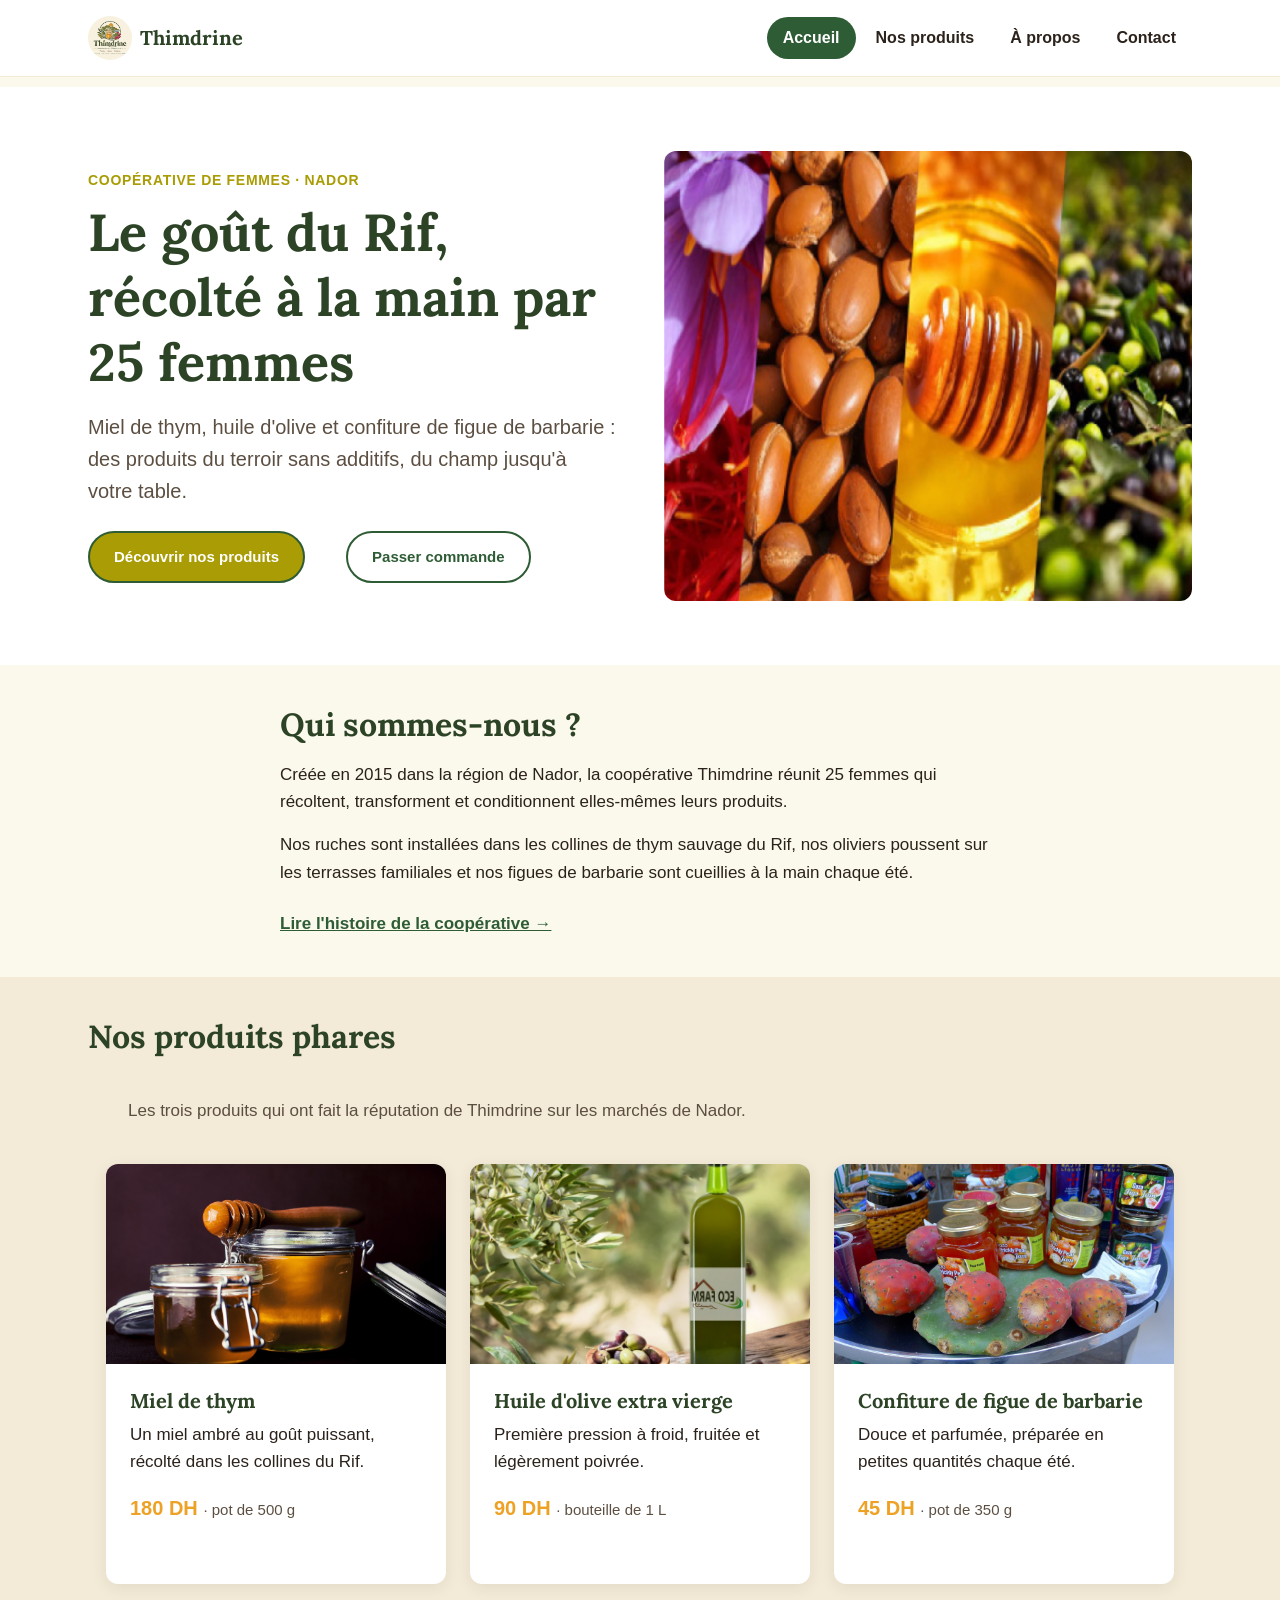
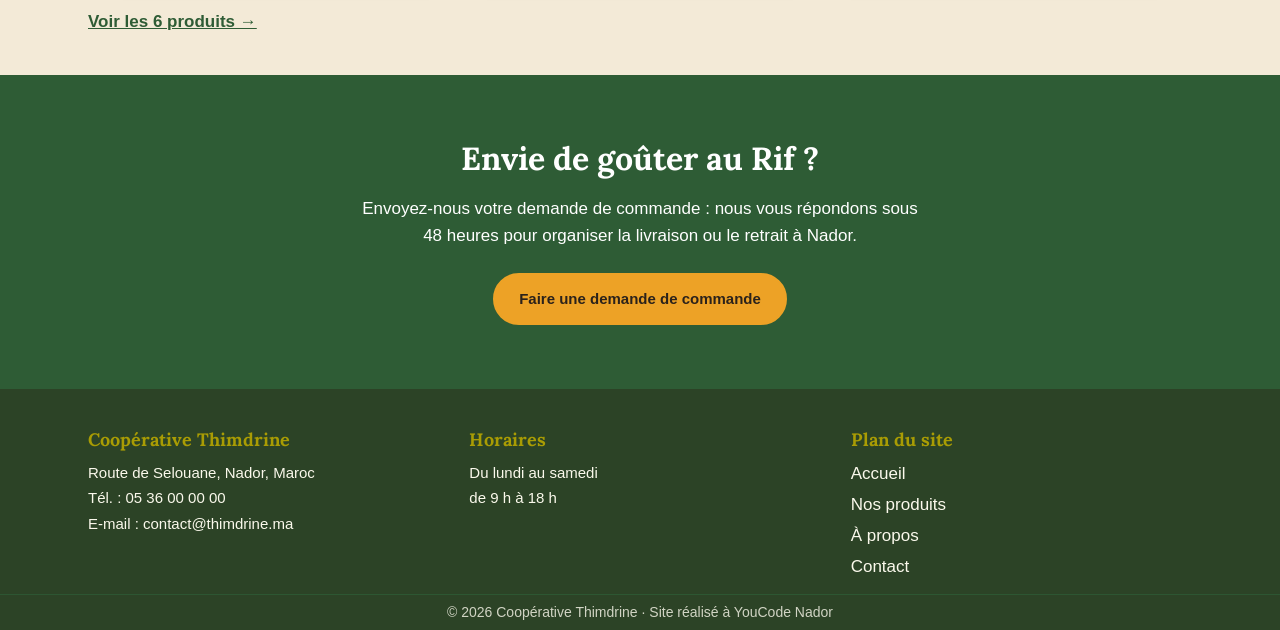
<file: index.html>
<!DOCTYPE html>
<html lang="fr">
<head>
  <meta charset="UTF-8">
  <meta name="viewport" content="width=device-width, initial-scale=1">
  <meta name="description" content="Thimdrine, coopérative de 25 femmes de Nador : miel de thym, huile d'olive et confiture de figue de barbarie du Rif.">
  <title>Accueil | Thimdrine</title>
<link rel="preconnect" href="https://fonts.googleapis.com">
<link rel="preconnect" href="https://fonts.gstatic.com" crossorigin>
<link href="https://fonts.googleapis.com/css2?family=Lora:wght@400;500;600;700&display=swap" rel="stylesheet">
  <link rel="stylesheet" href="style.css">
</head>
<body>

  <!-- En-tête : le même sur toutes les pages -->
  <header class="entete">
    <div class="conteneur entete-contenu">
      <a class="logo" href="index.html">
        <img src="images/logo.jpeg" alt="">
        Thimdrine
      </a>
      <nav class="menu">
        <a class="actif" href="index.html">Accueil</a>
        <a href="produits.html">Nos produits</a>
        <a href="apropos.html">À propos</a>
        <a href="contact.html">Contact</a>
      </nav>
    </div>
  </header>
    
  <main>

    <!-- Bandeau d'accroche -->
    <section class="hero">
      <div class="conteneur hero-contenu">
        <div class="hero-texte">
          <p class="surtitre">Coopérative de femmes · Nador</p>
          <h1>Le goût du Rif, récolté à la main par 25 femmes</h1>
          <p class="accroche">Miel de thym, huile d'olive et confiture de figue de barbarie : des produits du terroir sans additifs, du champ jusqu'à votre table.</p>
          <div class="boutons">
            <a class="bouton" href="produits.html">Découvrir nos produits</a>
            <a class="bouton bouton-contour" href="contact.html">Passer commande</a>
          </div>
        </div>
        <img class="hero-image" src="images/hero.png" alt="">
      </div>
    </section>
  </body>

  <!-- Présentation -->
    <section class="section">
      <div class="conteneur presentation">
        <h2>Qui sommes-nous ?</h2>
        <p>Créée en 2015 dans la région de Nador, la coopérative Thimdrine réunit 25 femmes qui récoltent, transforment et conditionnent elles-mêmes leurs produits.</p>
        <p>Nos ruches sont installées dans les collines de thym sauvage du Rif, nos oliviers poussent sur les terrasses familiales et nos figues de barbarie sont cueillies à la main chaque été.</p>
        <a class="lien" href="a-propos.html">Lire l'histoire de la coopérative →</a>
      </div>
    </section>
    
    <!-- Produits phares -->
    <section class="section section-sable">
      <div class="conteneur">
        <h2>Nos produits phares</h2>
        <p class="intro">Les trois produits qui ont fait la réputation de Thimdrine sur les marchés de Nador.</p>

        <div class="cartes">
          <article class="carte">
            <img src="images/hanny.jpg" alt="Pot de miel de thym">
            <div class="carte-texte">
              <h3>Miel de thym</h3>
              <p>Un miel ambré au goût puissant, récolté dans les collines du Rif.</p>
              <p class="prix">180 DH <span>· pot de 500 g</span></p>
            </div>
          </article>

          <article class="carte">
            <img src="images/huile d'olive.png" alt="Bouteille d'huile d'olive">
            <div class="carte-texte">
              <h3>Huile d'olive extra vierge</h3>
              <p>Première pression à froid, fruitée et légèrement poivrée.</p>
              <p class="prix">90 DH <span>· bouteille de 1 L</span></p>
            </div>
          </article>

          <article class="carte">
            <img src="images/confiture.jpg" alt="Pot de confiture de figue de barbarie">
            <div class="carte-texte">
              <h3>Confiture de figue de barbarie</h3>
              <p>Douce et parfumée, préparée en petites quantités chaque été.</p>
              <p class="prix">45 DH <span>· pot de 350 g</span></p>
            </div>
          </article>
        </div>

        <a class="lien" href="produits.html">Voir les 6 produits →</a>
      </div>
    </section>
    
   <!-- Appel à l'action -->
    <section class="appel">
      <div class="conteneur">
        <h2>Envie de goûter au Rif ?</h2>
        <p>Envoyez-nous votre demande de commande : nous vous répondons sous 48 heures pour organiser la livraison ou le retrait à Nador.</p>
        <a class="bouton bouton-miel" href="contact.html">Faire une demande de commande</a>
      </div>
    </section>

  </main>

  <!-- Pied de page : le même sur toutes les pages -->
  <footer class="pied">
    <div class="conteneur pied-colonnes">
      <div>
        <h2>Coopérative Thimdrine</h2>
        <address>
          Route de Selouane, Nador, Maroc<br>
          Tél. : <a href="tel:+212536000000">05 36 00 00 00</a><br>
          E-mail : <a href="mailto:contact@thimdrine.ma">contact@thimdrine.ma</a>
        </address>
      </div>
      <div>
        <h2>Horaires</h2>
        <p>Du lundi au samedi<br>de 9 h à 18 h</p>
      </div>
      <div>
        <h2>Plan du site</h2>
        <ul>
          <li><a href="index.html">Accueil</a></li>
          <li><a href="produits.html">Nos produits</a></li>
          <li><a href="a-propos.html">À propos</a></li>
          <li><a href="contact.html">Contact</a></li>
        </ul>
      </div>
    </div>
    <p class="copyright">© 2026 Coopérative Thimdrine · Site réalisé à YouCode Nador</p>
  </footer>

</body>
</html>
</file>
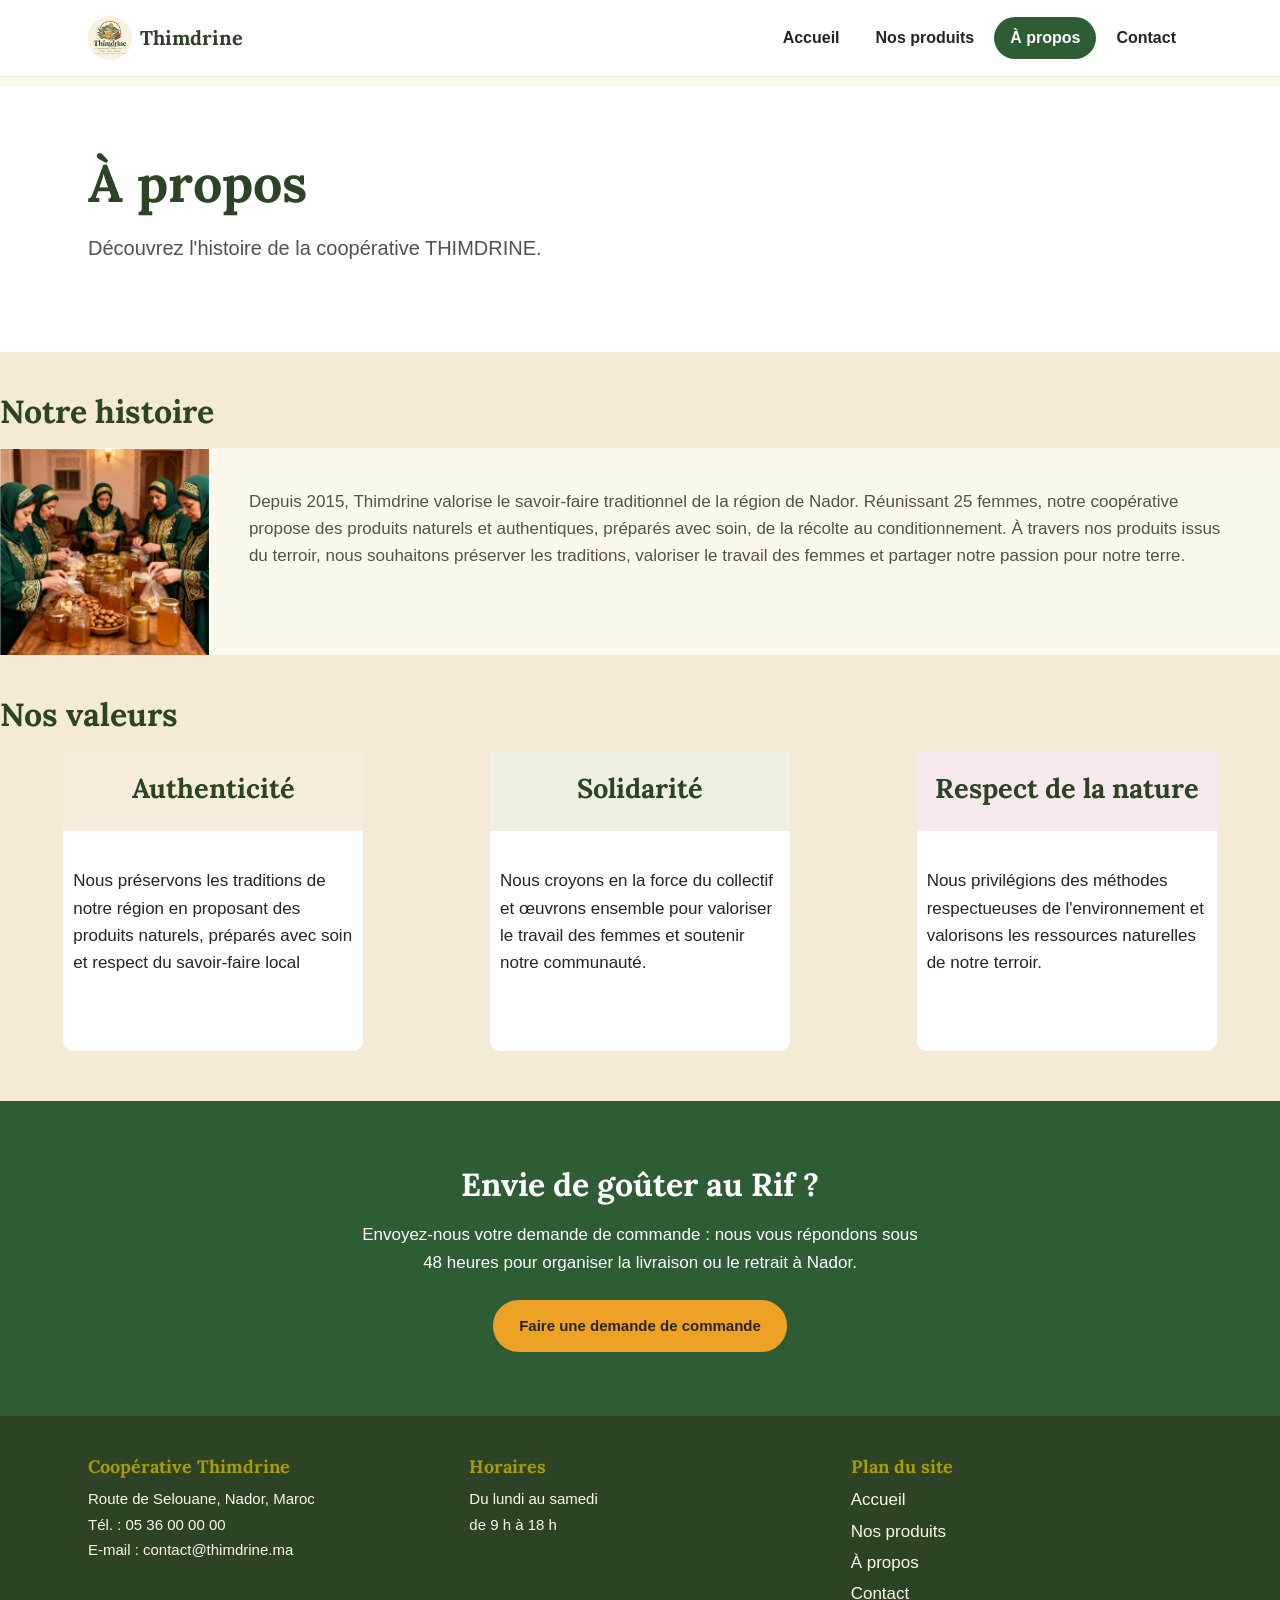
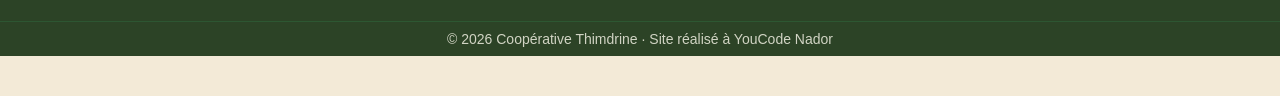
<file: apropos.html>
<!DOCTYPE html>
<html lang="fr">

<head>
    <meta charset="UTF-8">
    <meta name="viewport" content="width=device-width, initial-scale=1">
    <meta name="description"
        content="Thimdrine, coopérative de 25 femmes de Nador : miel de thym, huile d'olive et confiture de figue de barbarie du Rif.">
    <title>Accueil | Thimdrine</title>
    <link rel="icon" href="images/logo.jpeg">
   <link rel="preconnect" href="https://fonts.googleapis.com">
<link rel="preconnect" href="https://fonts.gstatic.com" crossorigin>
<link href="https://fonts.googleapis.com/css2?family=Lora:wght@400;500;600;700&display=swap" rel="stylesheet">
    <link rel="stylesheet" href="style.css">
</head>
<body>

    <!-- En-tête : le même sur toutes les pages -->
    <header class="entete">
        <div class="conteneur entete-contenu">
            <a class="logo" href="index.html">
                <img src="images/logo.jpeg" alt="">
                Thimdrine
            </a>
            <nav class="menu">
                <a href="index.html">Accueil</a>
                <a href="produits.html">Nos produits</a>
                <a class="actif" href="apropos.html">À propos</a>
                <a href="contact.html">Contact</a>
            </nav>
        </div>
    </header>

    <section class="hero">
        <div class="conteneur hero-contenu">
            <div class="hero-texte">
                <h1> À propos </h1>
                <p class="accroche">  Découvrez l'histoire de la coopérative THIMDRINE.</p>

    </section>

    <!-- A propos  -->
    <section class="section section-sable">
         <h2>Notre histoire </h2>
        <div class="conteneur1">
            <p class="intro">Depuis 2015, Thimdrine valorise le savoir-faire traditionnel de la région de Nador.
                Réunissant 25 femmes, notre coopérative propose des produits naturels et authentiques, préparés avec
                soin, de la récolte au conditionnement.
                À travers nos produits issus du terroir, nous souhaitons préserver les traditions, valoriser le travail
                des femmes et partager notre passion pour notre terre.</p>
                <article class="apropos">
                    <img id="image1" src="images/a propos.png">
                </article>
        </div>
        <div id="nosvaleurs">
            <h2>Nos valeurs</h2>
     <div id="valeurs">
        
        <div id="val1">
           <h2 class="titreval" id="auth"> Authenticité</h2>
           <p class="parag">Nous préservons les traditions de notre région en proposant des produits naturels, préparés avec soin et respect du savoir-faire local</p>
        </div>
         <div id="val2">
           <h2 class="titreval" id="solida"> Solidarité</h2>
           <p class="parag">Nous croyons en la force du collectif et œuvrons ensemble pour valoriser le travail des femmes et soutenir notre communauté.</p>
        </div>        
         <div id="val3">
           <h2 class="titreval" id="respect"> Respect de la nature </h2>
           <p class="parag">Nous privilégions des méthodes respectueuses de l'environnement et valorisons les ressources naturelles de notre terroir.</p>
        </div>
     </div>
     </div>

   <!-- Appel à l'action -->
    <section class="appel">
      <div class="conteneur">
        <h2>Envie de goûter au Rif ?</h2>
        <p>Envoyez-nous votre demande de commande : nous vous répondons sous 48 heures pour organiser la livraison ou le retrait à Nador.</p>
        <a class="bouton bouton-miel" href="contact.html">Faire une demande de commande</a>
      </div>
    </section>

  </main>

   <!-- Pied de page : le même sur toutes les pages -->
  <footer class="pied">
    <div class="conteneur pied-colonnes">
      <div>
        <h2>Coopérative Thimdrine</h2>
        <address>
          Route de Selouane, Nador, Maroc<br>
          Tél. : <a href="tel:+212536000000">05 36 00 00 00</a><br>
          E-mail : <a href="mailto:contact@thimdrine.ma">contact@thimdrine.ma</a>
        </address>
      </div>
      <div>
        <h2>Horaires</h2>
        <p>Du lundi au samedi<br>de 9 h à 18 h</p>
      </div>
      <div>
        <h2>Plan du site</h2>
        <ul>
          <li><a href="index.html">Accueil</a></li>
          <li><a href="produits.html">Nos produits</a></li>
          <li><a href="a-propos.html">À propos</a></li>
          <li><a href="contact.html">Contact</a></li>
        </ul>
      </div>
    </div>
    <p class="copyright">© 2026 Coopérative Thimdrine · Site réalisé à YouCode Nador</p>
  </footer>

</body>
</html>
</file>
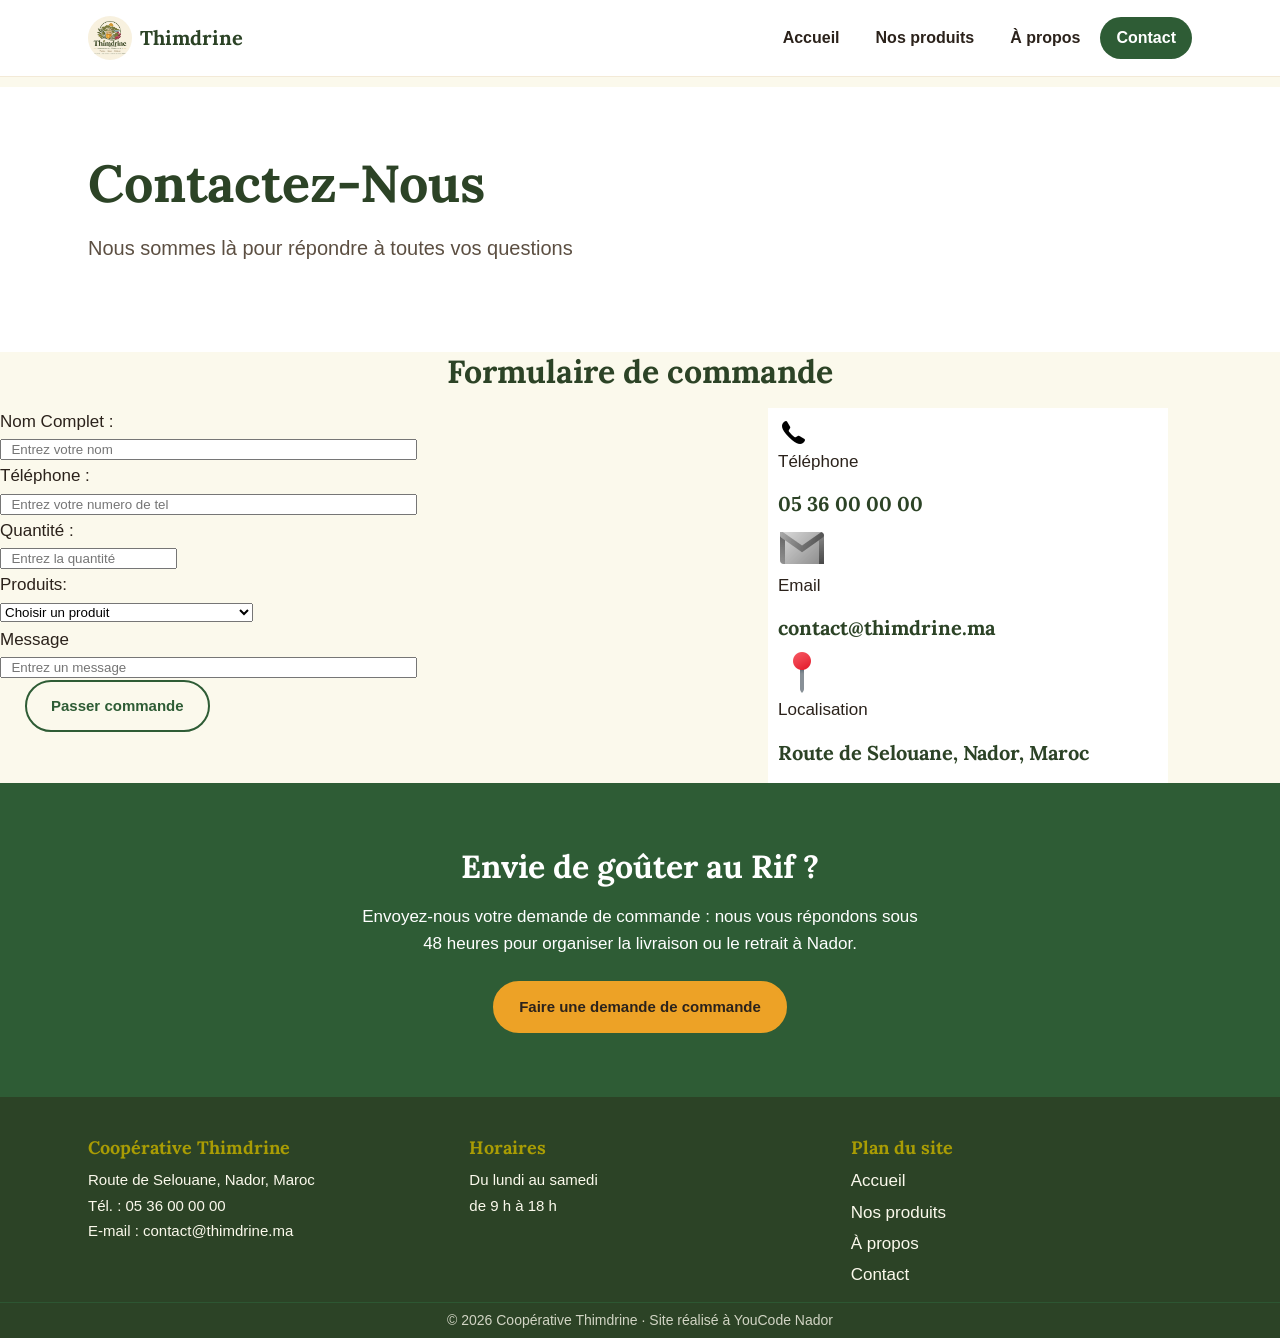
<file: contact.html>
<!doctype html>
<html lang="fr">
  <head>
    <meta charset="UTF-8" />
    <meta name="viewport" content="width=device-width, initial-scale=1" />
    <meta
      name="description"
      content="Thimdrine, coopérative de 25 femmes de Nador : miel de thym, huile d'olive et confiture de figue de barbarie du Rif."
    />
    <title>Accueil | Thimdrine</title>
    <link rel="icon" href="images/logo.jpeg" />
    <link rel="preconnect" href="https://fonts.googleapis.com" />
    <link rel="preconnect" href="https://fonts.gstatic.com" crossorigin />
    <link
      href="https://fonts.googleapis.com/css2?family=Lora:wght@400;500;600;700&display=swap"
      rel="stylesheet"
    />
    <link rel="stylesheet" href="style.css" />
  </head>

  <body>
    <!-- En-tête : le même sur toutes les pages -->
    <header class="entete">
      <div class="conteneur entete-contenu">
        <a class="logo" href="index.html">
          <img src="images/logo.jpeg" alt="" />
          Thimdrine
        </a>
        <nav class="menu">
          <a href="index.html">Accueil</a>
          <a href="produits.html">Nos produits</a>
          <a href="apropos.html">À propos</a>
          <a class="actif" href="contact.html">Contact</a>
        </nav>
      </div>
    </header>

    <section class="hero">
      <div class="conteneur hero-contenu">
        <div class="hero-texte">
          <h1>Contactez-Nous</h1>
          <p class="accroche">
            Nous sommes là pour répondre à toutes vos questions
          </p>
        </div>
      </div>
    </section>

    <!-- Contact-->
    <section>
      <div class="formulr">
        <div class="conteneur">
          <h2>Formulaire de commande</h2>
        </div>
        <div class="infocompte">
          <div>
            <form class="compte">
              <label for="nom"
                >Nom Complet : <br /><input
                size="50"
                  type="text"
                  id="nom"
                  class="formlinput"
                  placeholder="  Entrez votre nom"
                /> </label
              ><br />
              <label for="tel">Téléphone : <br /><input
                 size="50"
                  type="tel"
                  pattern="^(\+212|0)[5-7][0-9]{8}$"
                  id="tel"
                  class="formlinput"
                  placeholder="  Entrez votre numero de tel"
                /> </label
              ><br />
              <label for="quant">
                Quantité :<br /><input
                  placeholder="  Entrez la quantité"
                  class="formlinput"
                  type="number"
                  id="quant"
                  min="1"
                /> </label
              ><br />
              <label>
               Produits:<br />
              <select id="prodct">
                <option value="" selected disabled>Choisir un produit</option>
                <option value="miel-500g">Miel de thym — 500 g</option>
                <option value="bouteille de 1 L"> Huile d'olive extra vierge </option>
                <option value="bouteille de 100 g">Huile d'argan</option>
                <option value="pot de 250 g">Amlou traditionnel</option>
                <option value=" pot de 350 g">
                  Confiture de figue de barbarie — 350 g
                </option>
                <option value="sachet de 200 g">Ghassoul naturel</option>
                <option value="plusieurs">Plusieurs produits</option>
              </select>
              <br />
              <label for="mesg"
                >Message<br /><input  placeholder="  Entrez un message" size="50" type="text" id="mesg" /> </label
              ><br />
              <div>
          <a class="bouton bouton-contour" href="contact.html"
            >Passer commande</a
          >
        </div>
            </form>
          </div>
          <div class="infoclient">
            <div class="icontel">
              <img class="icon" src="images/tel.png" alt="" />
              <p class="font">Téléphone</p>
            </div>
            <h3>05 36 00 00 00</h3>
            <div class="icontel">
              <img class="icon" src="images/gmail.png" alt="" />
              <p class="font">Email</p>
            </div>
            <h3>contact@thimdrine.ma</h3>
            <div class="icontel">
              <img class="icon" src="images/localisation.png" alt="" />
              <p class="font">Localisation</p>
            </div>
            <h3>Route de Selouane, Nador, Maroc</h3>
          </div>
        </div>
        
      </div>
    </section>
    <!-- Appel à l'action -->

    <section class="appel">
      <div class="conteneur">
        <h2>Envie de goûter au Rif ?</h2>
        <p>
          Envoyez-nous votre demande de commande : nous vous répondons sous 48
          heures pour organiser la livraison ou le retrait à Nador.
        </p>
        <a class="bouton bouton-miel" href="contact.html"
          >Faire une demande de commande</a
        >
      </div>
    </section>

    <!-- Pied de page : le même sur toutes les pages -->
    <footer class="pied">
      <div class="conteneur pied-colonnes">
        <div>
          <h2>Coopérative Thimdrine</h2>
          <address>
            Route de Selouane, Nador, Maroc<br />
            Tél. : <a href="tel:+212536000000">05 36 00 00 00</a><br />
            E-mail :
            <a href="mailto:contact@thimdrine.ma">contact@thimdrine.ma</a>
          </address>
        </div>
        <div>
          <h2>Horaires</h2>
          <p>Du lundi au samedi<br />de 9 h à 18 h</p>
        </div>
        <div>
          <h2>Plan du site</h2>
          <ul>
            <li><a href="index.html">Accueil</a></li>
            <li><a href="produits.html">Nos produits</a></li>
            <li><a href="a-propos.html">À propos</a></li>
            <li><a href="contact.html">Contact</a></li>
          </ul>
        </div>
      </div>
      <p class="copyright">
        © 2026 Coopérative Thimdrine · Site réalisé à YouCode Nador
      </p>
    </footer>
  </body>
</html>
</file>
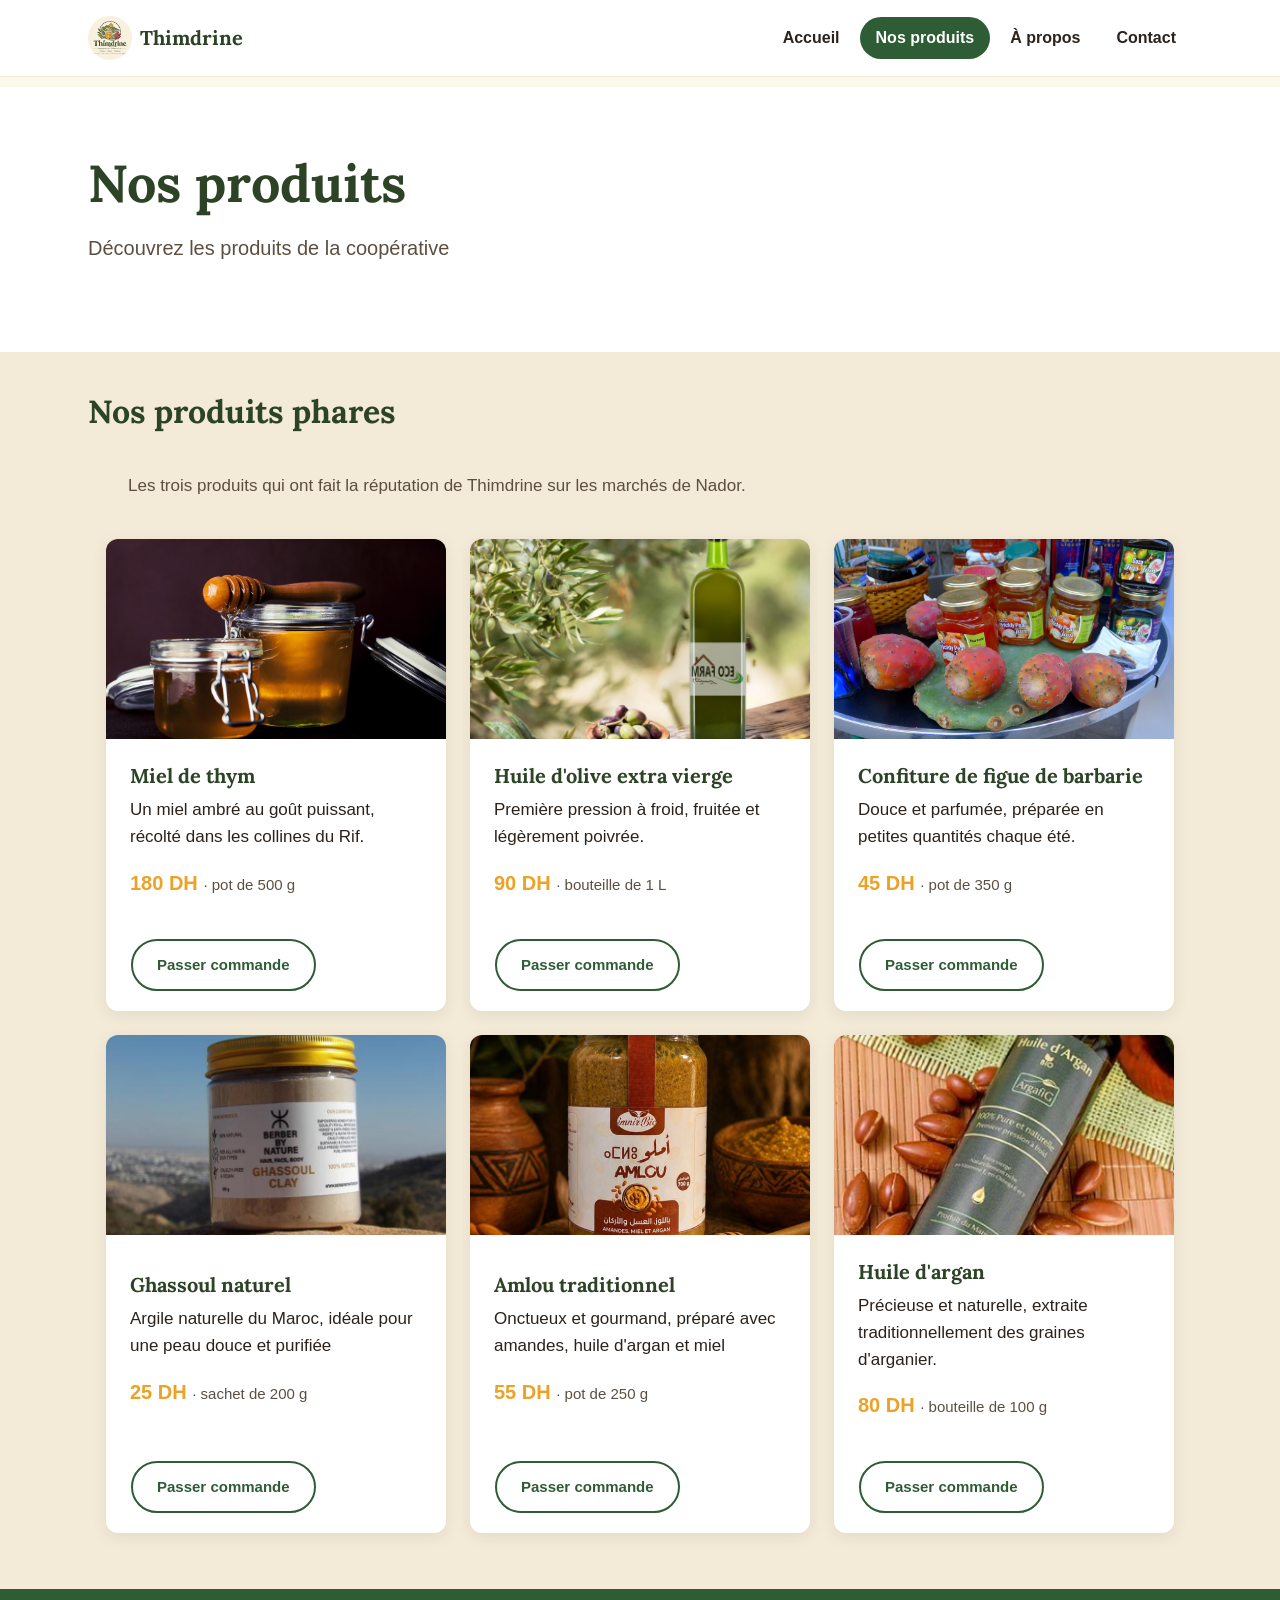
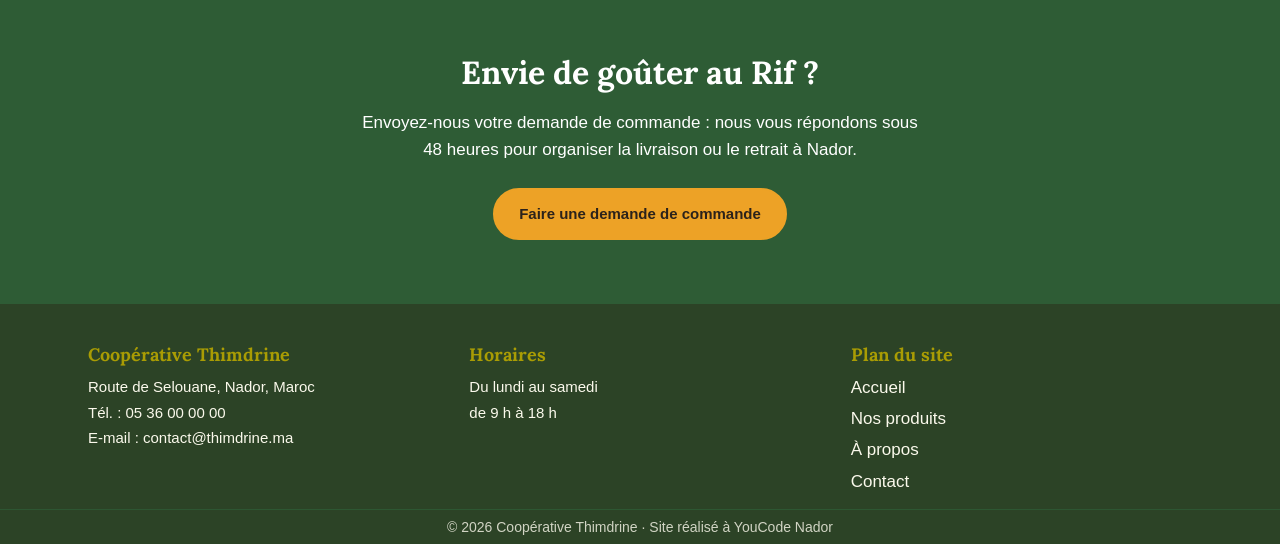
<file: produits.html>
<!DOCTYPE html>
<html lang="fr">
<head>
  <meta charset="UTF-8">
  <meta name="viewport" content="width=device-width, initial-scale=1">
  <meta name="description" content="Thimdrine, coopérative de 25 femmes de Nador : miel de thym, huile d'olive et confiture de figue de barbarie du Rif.">
   <title>Accueil | Thimdrine</title>
  <link rel="preconnect" href="https://fonts.googleapis.com">
<link rel="preconnect" href="https://fonts.gstatic.com" crossorigin>
<link href="https://fonts.googleapis.com/css2?family=Lora:wght@400;500;600;700&display=swap" rel="stylesheet">
  <link rel="stylesheet" href="style.css">
</head>
<body>

  <!-- En-tête : le même sur toutes les pages -->
  <header class="entete">
    <div class="conteneur entete-contenu">
      <a class="logo" href="index.html">
        <img src="images/logo.jpeg" alt="">
        Thimdrine
      </a>
      <nav class="menu">
        <a  href="index.html">Accueil</a>
        <a class="actif" href="produits.html">Nos produits</a>
        <a href="apropos.html">À propos</a>
        <a href="contact.html">Contact</a>
      </nav>
    </div>
  </header>

  <section class="hero">
      <div class="conteneur hero-contenu">
        <div class="hero-texte">
          <h1>Nos produits</h1>
          <p class="accroche">  Découvrez les produits de la coopérative</p>
         
    </section>
  
  <!-- Produits phares -->
    <section class="section section-sable">
      <div class="conteneur">
        <h2>Nos produits phares</h2>
        <p class="intro">Les trois produits qui ont fait la réputation de Thimdrine sur les marchés de Nador.</p>

        <div class="cartes">
          <article class="carte">
            <img src="images/hanny.jpg" alt="Pot de miel de thym">
            <div class="carte-texte">
              <h3>Miel de thym</h3>
              <p>Un miel ambré au goût puissant, récolté dans les collines du Rif.</p>
              <p class="prix">180 DH <span>· pot de 500 g</span></p>
            </div>
              <a class="bouton bouton-contour" href="contact.html">Passer commande</a>
          </article>

          <article class="carte">
            <img src="images/huile d'olive.png" alt="Bouteille d'huile d'olive">
            <div class="carte-texte">
              <h3>Huile d'olive extra vierge</h3>
              <p>Première pression à froid, fruitée et légèrement poivrée.</p>
              <p class="prix">90 DH <span>· bouteille de 1 L</span></p>
            </div>
              <a class="bouton bouton-contour" href="contact.html">Passer commande</a>
          </article>

          <article class="carte">
            <img src="images/confiture.jpg" alt="Pot de confiture de figue de barbarie">
            <div class="carte-texte">
              <h3>Confiture de figue de barbarie</h3>
              <p>Douce et parfumée, préparée en petites quantités chaque été.</p>
              <p class="prix">45 DH <span>· pot de 350 g</span></p>
            </div>
              <a class="bouton bouton-contour" href="contact.html">Passer commande</a>
          </article>
          
           <article class="carte">
            <img src="images/ghasoul.png" alt="Pot de confiture de figue de barbarie">
            <div class="carte-texte">
              <h3>Ghassoul naturel </h3>
              <p>Argile naturelle du Maroc, idéale pour une peau douce et purifiée</p>
              <p class="prix">25 DH <span>· sachet de 200 g</span></p>
            </div>
              <a class="bouton bouton-contour" href="contact.html">Passer commande</a>
          </article>

           <article class="carte">
            <img src="images/amlou.png" alt="Pot de confiture de figue de barbarie">
            <div class="carte-texte">
              <h3>Amlou traditionnel</h3>
              <p>Onctueux et gourmand, préparé avec amandes, huile d'argan et miel</p>
              <p class="prix">55 DH <span>· pot de 250 g</span></p>
            </div>
              <a class="bouton bouton-contour" href="contact.html">Passer commande</a>
          </article>

           <article class="carte">
            <img src="images/huile d'argane .png" alt="Pot de confiture de figue de barbarie">
            <div class="carte-texte">
              <h3>Huile d'argan</h3>
              <p>Précieuse et naturelle, extraite traditionnellement des graines d'arganier.</p>
              <p class="prix">80 DH <span>· bouteille de 100 g</span></p>
            </div>
              <a class="bouton bouton-contour" href="contact.html">Passer commande</a>
          </article>
    </section>
   
    <!-- Appel à l'action -->
    <section class="appel">
      <div class="conteneur">
        <h2>Envie de goûter au Rif ?</h2>
        <p>Envoyez-nous votre demande de commande : nous vous répondons sous 48 heures pour organiser la livraison ou le retrait à Nador.</p>
        <a class="bouton bouton-miel" href="contact.html">Faire une demande de commande</a>
      </div>
    </section>

  </main>

  <!-- Pied de page : le même sur toutes les pages -->
  <footer class="pied">
    <div class="conteneur pied-colonnes">
      <div>
        <h2>Coopérative Thimdrine</h2>
        <address>
          Route de Selouane, Nador, Maroc<br>
          Tél. : <a href="tel:+212536000000">05 36 00 00 00</a><br>
          E-mail : <a href="mailto:contact@thimdrine.ma">contact@thimdrine.ma</a>
        </address>
      </div>
      <div>
        <h2>Horaires</h2>
        <p>Du lundi au samedi<br>de 9 h à 18 h</p>
      </div>
      <div>
        <h2>Plan du site</h2>
        <ul>
          <li><a href="index.html">Accueil</a></li>
          <li><a href="produits.html">Nos produits</a></li>
          <li><a href="a-propos.html">À propos</a></li>
          <li><a href="contact.html">Contact</a></li>
        </ul>
      </div>
    </div>
    <p class="copyright">© 2026 Coopérative Thimdrine · Site réalisé à YouCode Nador</p>
  </footer>

</body>
</html>
</file>
<file: style.css>
/* ===================================
   Thimdrine — feuille de style
   Charte graphique officielle
   =================================== */

/* ----- Variables (charte) ----- */
:root {
  /* Couleurs principales */
  --couleur-thym: #2e5c35;
  --couleur-thym-fonce: #2c4326;
  --couleur-miel: #eda226;
  --couleur-moutarde: #a99c04; /* Accents, boutons, éléments décoratifs */
  --couleur-figue: #8a2a46;
  --couleur-lin: #fbf9ec;
  --couleur-sable: #f3ead7;
  --couleur-terre: #2b221b;
  --couleur-terre-douce: #5c4f42;
  --couleur-blanc: #ffffff;

  /* Typographies */
  --police-titre: "Lora", Georgia, serif;
  --police-texte: "Source Sans 3", Arial, sans-serif;
}

/* ----- Base ----- */
* {
  box-sizing: border-box;
  margin: 0;
}

body {
  margin: 0;
  font-family: var(--police-texte);
  font-size: 17px;
  line-height: 1.6;
  color: var(--couleur-terre);
  background-color: var(--couleur-lin);
}

h1,
h2,
h3 {
  margin: 0 0 16px;
  font-family: var(--police-titre);
  line-height: 1.25;
  color: var(--couleur-thym-fonce);
}

h1 {
  font-size: 34px;
}

h2 {
  font-size: 28px;
}

h3 {
  margin-bottom: 8px;
  font-size: 20px;
}

p {
  margin: 0 0 16px;
}

a {
  color: var(--couleur-thym);
}

img {
  display: block;
  max-width: 100%;
  height: auto;
}

.conteneur {
  max-width: 1152px;
  margin: 0 auto;
  padding-left: 16px;
  padding-right: 16px;
}
.conteneur1 {
  display: flex;
  justify-content: center;
  flex-direction: row-reverse;
  background-color: #fbf9ec;
}
.infoclient{
  display: flex;
  flex-direction: column;
  background-color: white;
  width: 400PX;
  padding: 10px;
  margin-right: 0;
}
.bouton bouton-contour{
  display: flex;
  flex-wrap: wrap;
  gap: 16px;
}
#image1 {
  width: 600px;
}
.section {
  padding-block: 40px;
}

.section-sable {
  background-color: var(--couleur-sable);
  
}

.infocompte{
  /*position: relative;*/
  display: grid;
  grid-template-columns:60% 40%;
}
.compte{
  /* position:absolute; */
 grid-column-start: 1;
  width: 0 auto;
}

.intro {
  padding-inline: 40px;
  margin-block: 40px;
  color: var(--couleur-terre-douce);
}

.lien {
  display: inline-block;
  margin-top: 8px;
  font-weight: 600;
}

/* ----- En-tête ----- */
.entete {
  background-color: var(--couleur-blanc);
  border-bottom: 1px solid var(--couleur-sable);
}

.entete-contenu {
  display: flex;
  flex-wrap: wrap;
  justify-content: space-between;
  align-items: center;
  gap: 8px;
  padding-top: 16px;
  padding-bottom: 16px;
}

.logo {
  display: flex;
  align-items: center;
  gap: 8px;
  font-family: var(--police-titre);
  font-size: 20px;
  font-weight: 700;
  color: var(--couleur-thym-fonce);
  text-decoration: none;
}

.logo img {
  width: 44px;
  height: 44px;
  border-radius: 50%;
}

.menu {
  display: flex;
  flex-wrap: wrap;
  gap: 4px;
}

.menu a {
  padding: 8px 16px;
  border-radius: 30px;
  font-size: 15px;
  font-weight: 600;
  color: var(--couleur-terre);
  text-decoration: none;
}

.menu a:hover {
  background-color: var(--couleur-sable);
}

/* Lien de la page active */
.menu a.actif {
  background-color: var(--couleur-thym);
  color: var(--couleur-blanc);
}

/* ----- Boutons ----- */
.bouton {
  display: inline-block;
  padding: 12px 24px;
  border: 2px solid var(--couleur-thym);
  border-radius: 30px;
  background-color: var(--couleur-moutarde);
  color: var(--couleur-blanc);
  font-family: var(--police-texte);
  font-size: 15px;
  font-weight: 600;
  text-decoration: none;
  cursor: pointer;
}

.bouton:hover {
  background-color: var(--couleur-thym-fonce);
  border-color: var(--couleur-thym-fonce);
}

.bouton-contour {
  background-color: transparent;
  color: var(--couleur-thym);
  margin-left: 25px;
}

.bouton-contour:hover {
  background-color: var(--couleur-sable);
}

.bouton-miel {
  border-color: var(--couleur-miel);
  background-color: var(--couleur-miel);
  color: var(--couleur-terre);
}

.bouton-miel:hover {
  background-color: #d9921f;
  border-color: #d9921f;
}

/* Nouveau bouton Moutarde */
.bouton-moutarde {
  border-color: var(--couleur-moutarde);
  background-color: var(--couleur-moutarde);
  color: var(--couleur-terre);
}

.bouton-moutarde:hover {
  background-color: #968b03;
  border-color: #968b03;
}

/* ----- Bandeau d'accroche (Hero) ----- */
.hero {
  margin-top: 10px;
  padding: 20px 0;
  background-color: var(--couleur-blanc);
}

.surtitre {
  display: block;
  margin-bottom: 8px;
  font-size: 14px;
  font-weight: 700;
  letter-spacing: 0.05em;
  text-transform: uppercase;
  color: var(--couleur-moutarde); /* utilise la moutarde */
}

.accroche {
  margin-bottom: 24px;
  font-size: 18px;
  color: var(--couleur-terre-douce);
}

.boutons {
  display: flex;
  flex-wrap: wrap;
  gap: 16px;
}

.hero-image {
  width: 500px;
  height: 450px;
  margin-top: 200px;
  border-radius: 12px;
  overflow: hidden;
}

/* ----- Présentation ----- */
.presentation {
  max-width: 768px;
}

/* ----- Cartes produits ----- */
.cartes {
  display: flex;
  flex-wrap: wrap;
  justify-content: center;
  gap: 24px;
  margin-bottom: 16px;
}
.carte {
  flex: 1;
  min-width: 260px;
  max-width: 340px;
  overflow: hidden;
  border-radius: 12px;
  background-color: var(--couleur-blanc);
  padding-bottom: 20px;
  display: flex;
  flex-direction: column;
  justify-content: space-between;
  align-items: start;
  box-shadow: 0 4px 16px rgba(43, 34, 27, 0.08);
}

.carte img {
  width: 100%;
  height: 200px;
  object-fit: cover;
}

.carte-texte {
  padding: 24px;
}
.carte.bouton {
  display: block;
  width: fit-content;
  margin: 0 auto 20 px;
}

.prix {
  margin: 0 0 16px;
  font-size: 20px;
  font-weight: 700;
  color: var(--couleur-miel);
}

.prix span {
  font-size: 15px;
  font-weight: 400;
  color: var(--couleur-terre-douce);
}

/* ----- Appel à l'action ----- */
.appel {
  padding: 64px 0;
  margin-top: 20px;
  background-color: var(--couleur-thym);
  color: var(--couleur-blanc);
  text-align: center;
  margin: 0px;
}

.appel h2 {
  color: var(--couleur-blanc);
}

.appel p {
  max-width: 576px;
  margin: 0 auto 24px;
}

/* ----- Pied de page ----- */
.pied {
  min-height: 10vh;
  padding-top: 40px;
  background-color: var(--couleur-thym-fonce);
  color: var(--couleur-lin);
}

.pied-colonnes {
  display: flex;
  flex-wrap: wrap;
  gap: 40px;
}

.pied-colonnes div {
  flex: 1;
  min-width: 220px;
}

.pied h2 {
  margin-bottom: 8px;
  font-size: 18px;
  color: var(--couleur-moutarde); /* moutarde pour les titres du footer */
}

.pied a {
  color: var(--couleur-lin);
  text-decoration: none;
}

.pied a:hover {
  color: var(--couleur-moutarde);
}

.pied-colonnes p,
.pied address {
  margin: 0;
  font-style: normal;
  font-size: 15px;
  line-height: 1.7;
}

.pied ul {
  margin: 0;
  padding: 0;
  list-style: none;
}

.pied li {
  margin-bottom: 4px;
}

.copyright {
  margin: 10px 0 0;
  padding: 6px;
  border-top: 1px solid var(--couleur-thym);
  font-size: 14px;
  text-align: center;
  opacity: 0.8;
}

/* ----- Ordinateur : à partir de 1024 px ----- */
@media (min-width: 1024px) {
  h1 {
    font-size: 52px;
  }

  h2 {
    font-size: 32px;
  }

  .conteneur {
    padding-left: 24px;
    padding-right: 24px;
  }

  .menu a {
    padding: 8px 16px;
    font-size: 16px;
  }

  .hero {
    padding: 64px 0;
  }

  .hero-contenu {
    display: flex;
    align-items: center;
    gap: 48px;
  }

  .hero-texte,
  .hero-image {
    flex: 1;
  }

  .hero-image {
    margin-top: 0;
  }

  .accroche {
    font-size: 20px;
  }
}
#valeurs {
  display: flex;
  justify-content: space-around;
  padding-bottom: 50px;
}
#val1 {
  background-color: #ffffff;
  border: 2px;
  border-radius: 10px;
  width: 300px;
  height: 300px;
  text-align: center;
}
#val2 {
  background-color: #ffffff;
  border: 2px;
  border-radius: 10px;
  width: 300px;
  height: 300px;
  text-align: center;
}
#val3 {
  background-color: #ffffff;
  border: 2px;
  border-radius: 10px;
  width: 300px;
  height: 300px;
  text-align: center;
}
#auth {
  height: 80px;
  width: 300px;
  background-color: #f6eedc;
  text-align: center;
  font-size: 1.6em;
  padding-top: 20px;
}
#solida {
  height: 80px;
  width: 300px;
  font-size: 1.6em;
  background-color: #eef0e2;
  text-align: center;
  padding-top: 20px;
}
#respect {
  height: 80px;
  width: 300px;
  font-size: 1.6em;
  background-color: #f7e9ec;
  text-align: center;
  padding-top: 20px;
}
#nosvaleurs {
  margin-top: 40px;
}
.parag {
  text-align: left;
  padding-top: 20px;
  padding-left: 10px;
  padding-right: 10px;
}
.formulr{
  display: flex;
  flex-direction: column;
}
</file>
